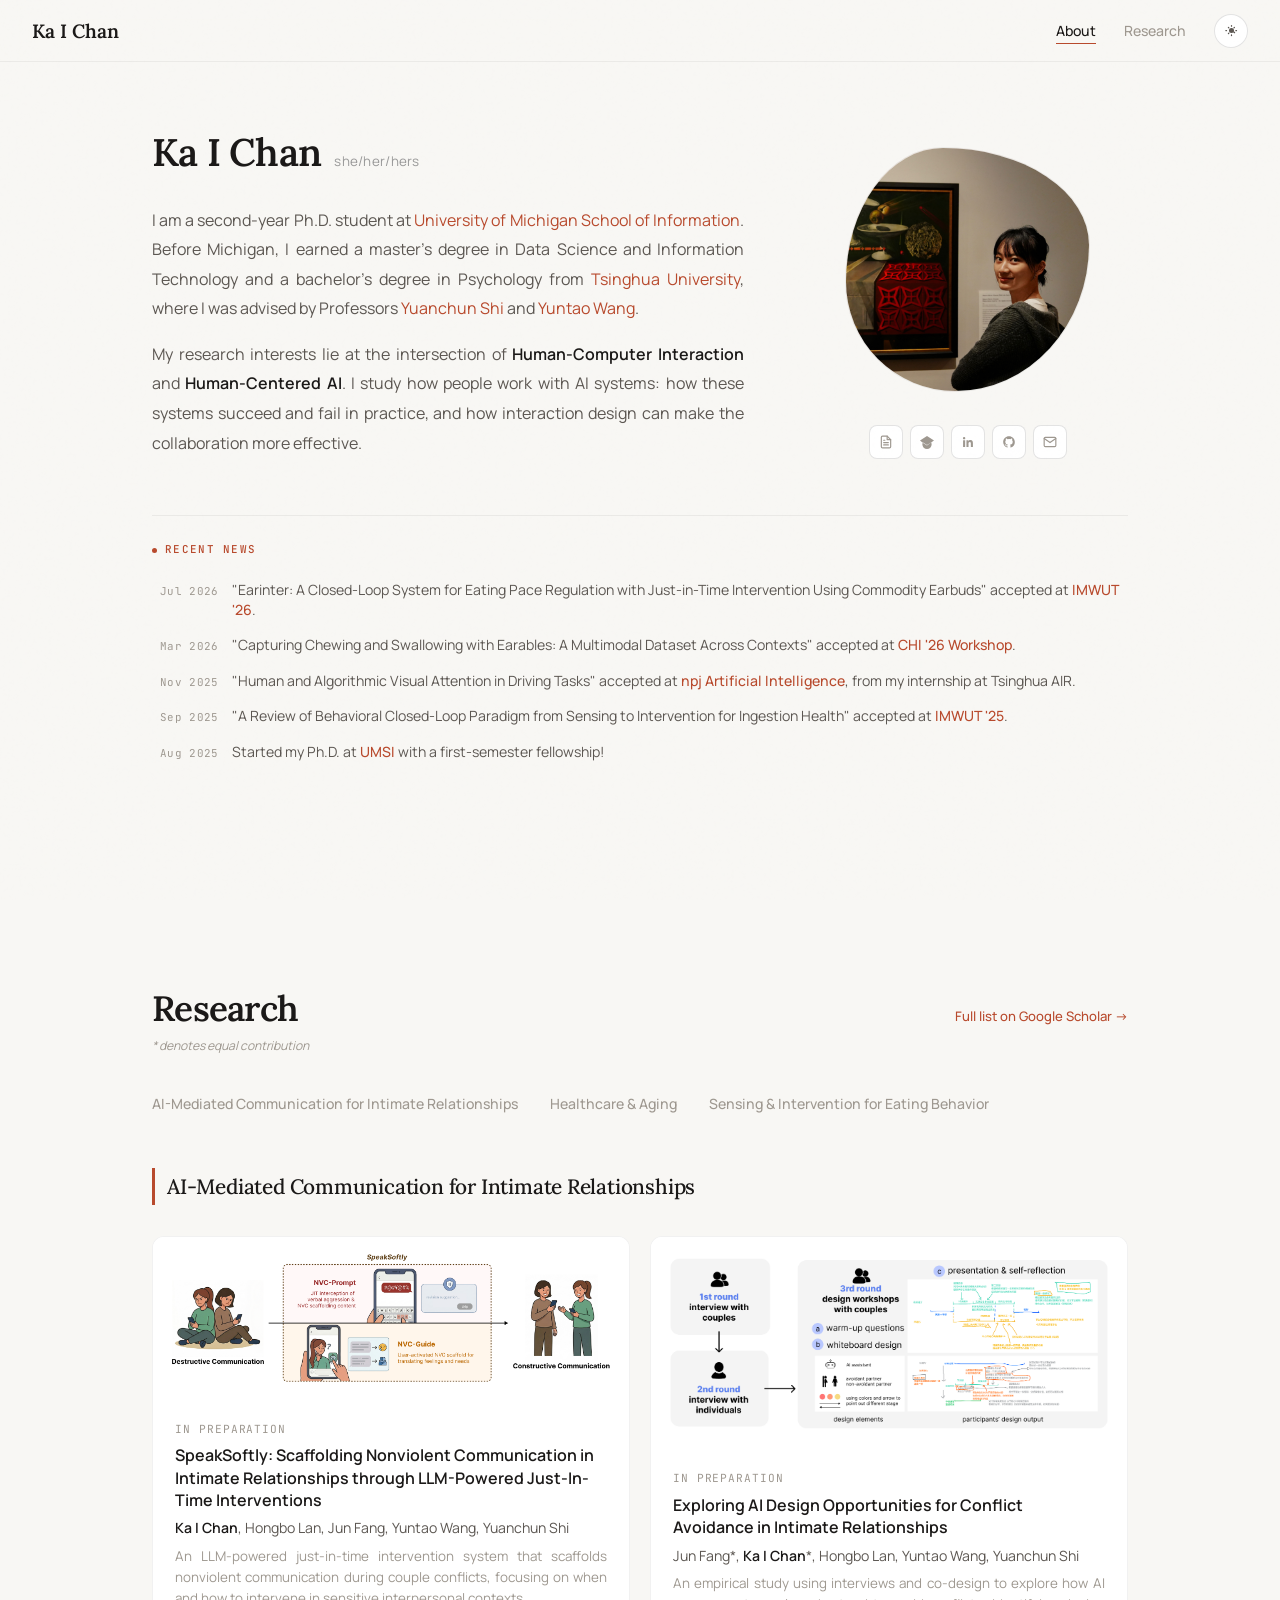
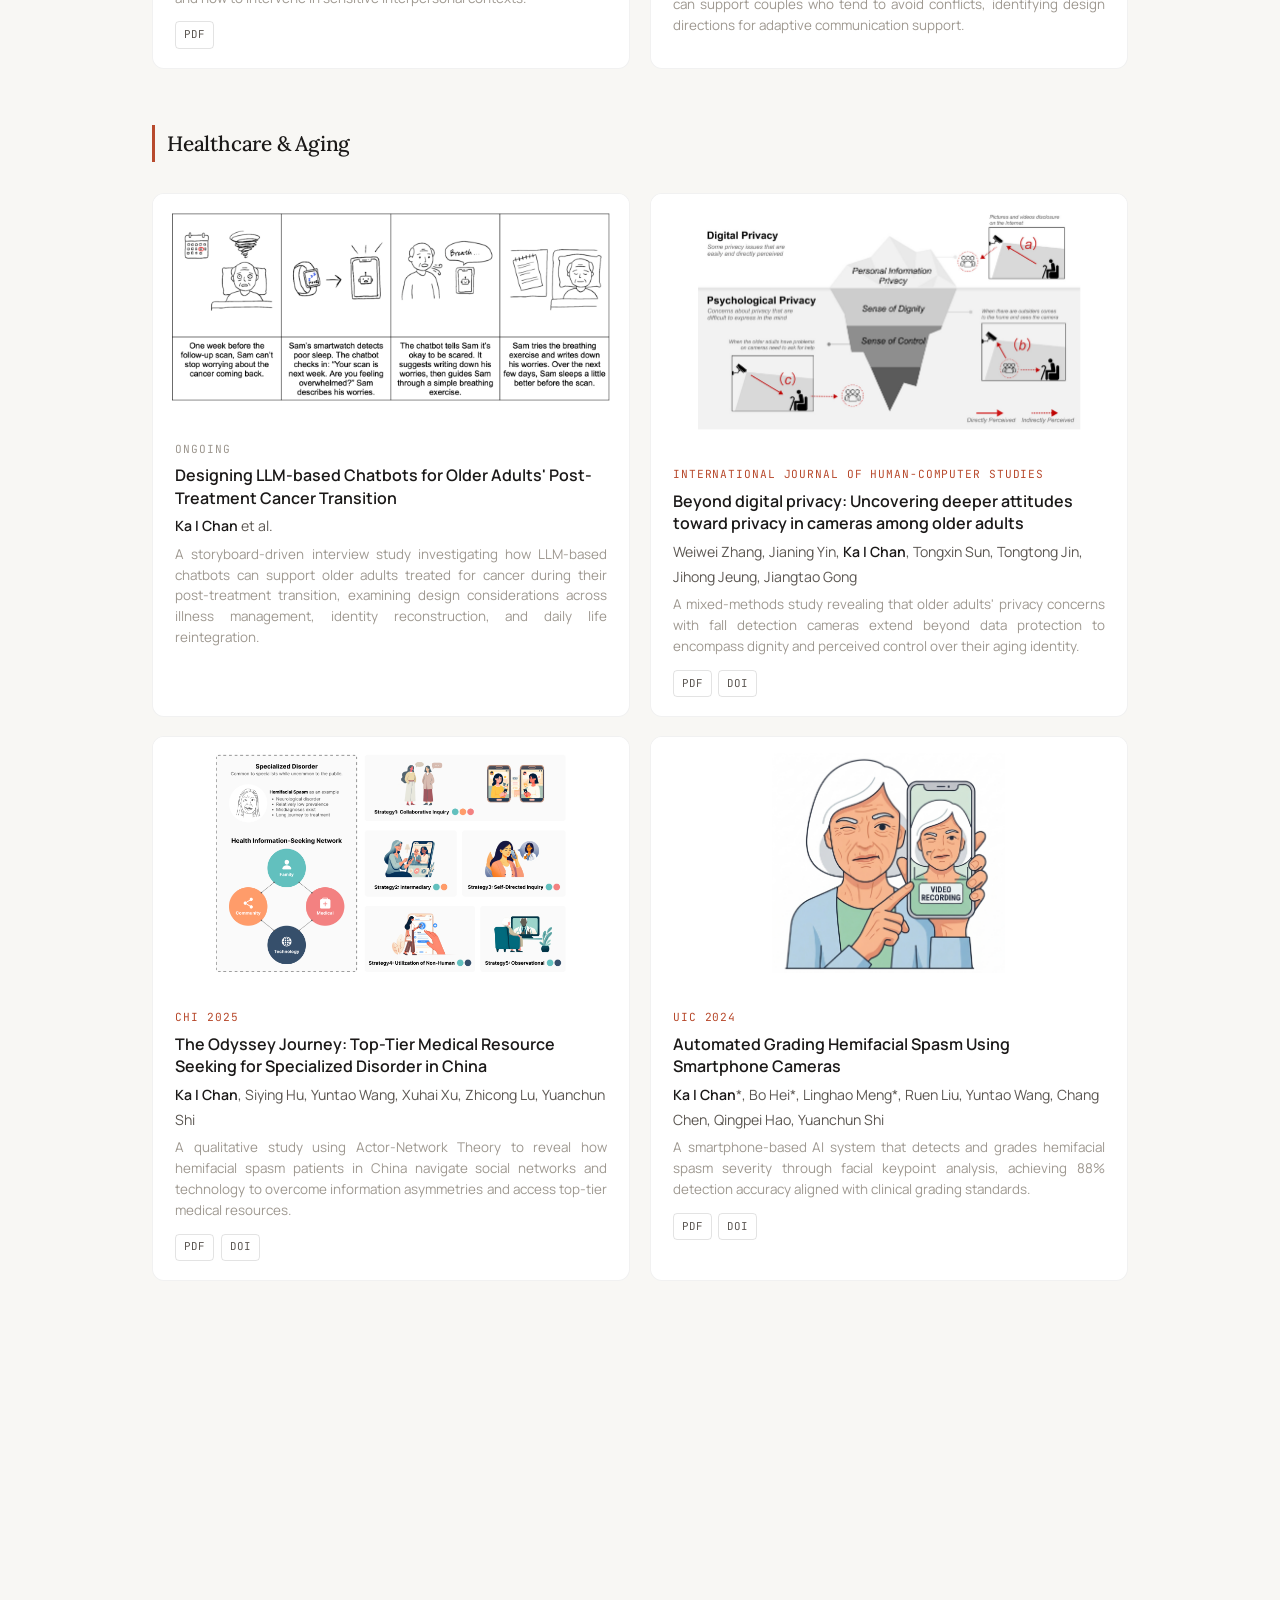
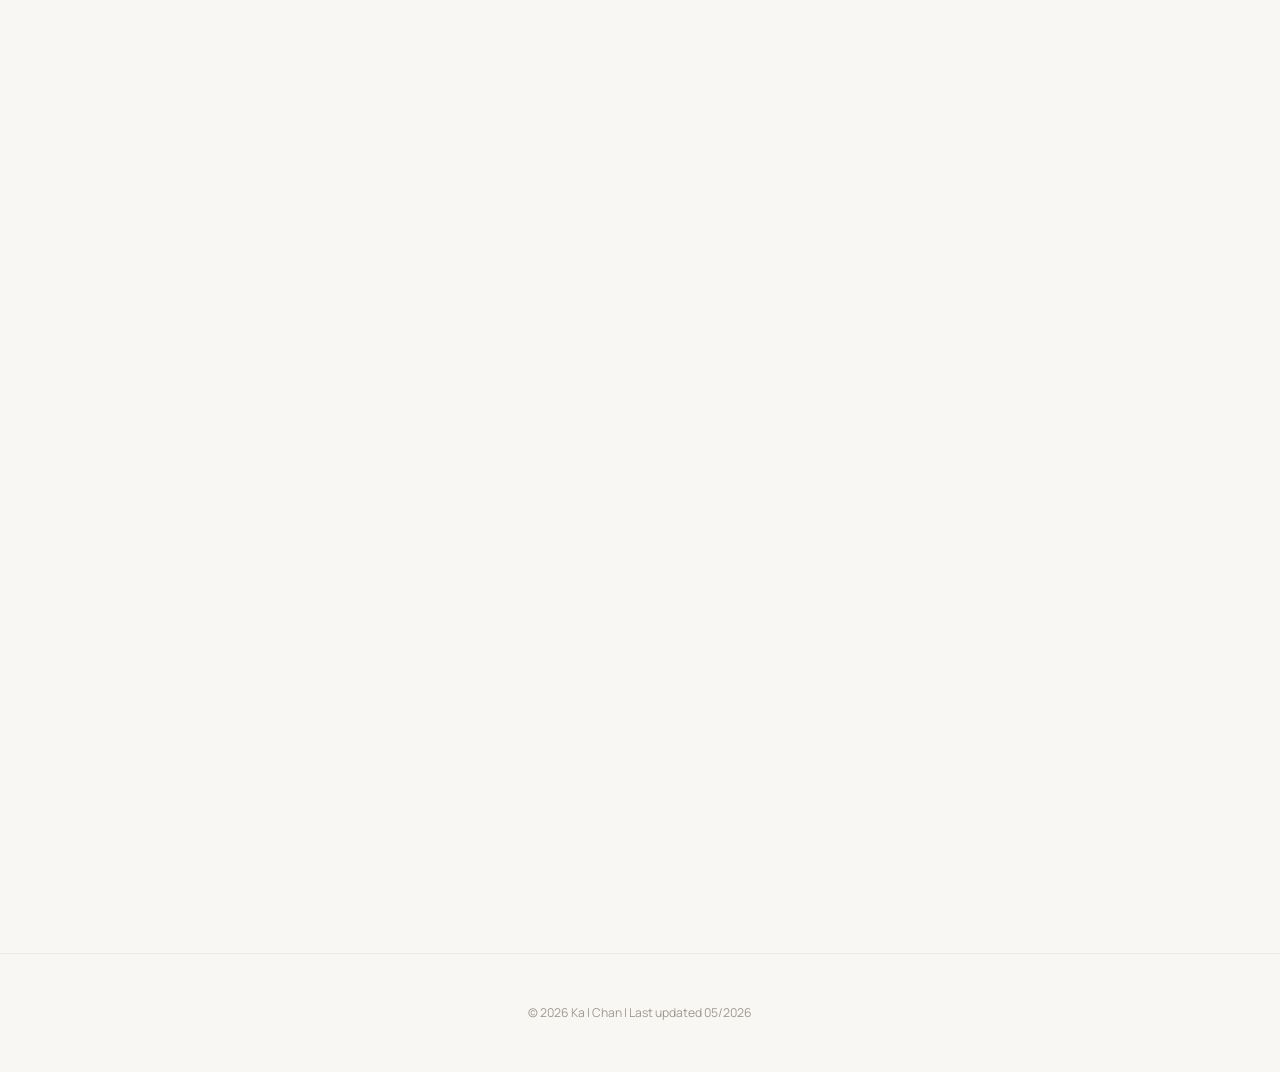
<file: index.html>
<!DOCTYPE html>
<html lang="en" data-theme="light">
<head>
  <meta charset="UTF-8">
  <meta name="viewport" content="width=device-width, initial-scale=1.0">
  <title>Ka I Chan | HCI Researcher</title>
  <link rel="icon" href="assets/images/favicon_180.png" type="image/png"

  <!-- Fonts -->
  <link rel="preconnect" href="https://fonts.googleapis.com">
  <link href="https://fonts.googleapis.com/css2?family=Lora:ital,wght@0,500;0,600;1,500&family=Manrope:wght@400;500;600;700&family=JetBrains+Mono:wght@400;500&display=swap" rel="stylesheet">

  <!-- Styles (edit each file separately) -->
  <link rel="stylesheet" href="css/variables.css">
  <link rel="stylesheet" href="css/base.css">
  <link rel="stylesheet" href="css/nav.css">
  <link rel="stylesheet" href="css/hero.css">
  <link rel="stylesheet" href="css/news.css">
  <link rel="stylesheet" href="css/publications.css">
  <link rel="stylesheet" href="css/animations.css">
</head>

<body>


<!-- ============================================================
     NAVIGATION
     Edit: logo text, nav links
     ============================================================ -->
<nav class="nav">
  <a href="#" class="nav-logo">Ka I Chan</a>
  <ul class="nav-links">
    <li><a href="#about" class="active">About</a></li>
    <li><a href="#publications">Research</a></li>
    <li>
      <button class="theme-toggle" onclick="toggleTheme()" aria-label="Toggle theme">
        <svg class="icon-sun" viewBox="0 0 24 24"><path d="M12 3a1 1 0 0 1 1 1v1a1 1 0 1 1-2 0V4a1 1 0 0 1 1-1zm0 15a1 1 0 0 1 1 1v1a1 1 0 1 1-2 0v-1a1 1 0 0 1 1-1zm9-6a1 1 0 0 1-1 1h-1a1 1 0 1 1 0-2h1a1 1 0 0 1 1 1zM5 12a1 1 0 0 1-1 1H3a1 1 0 1 1 0-2h1a1 1 0 0 1 1 1zm12.36-5.64a1 1 0 0 1 0 1.41l-.7.71a1 1 0 1 1-1.42-1.42l.71-.7a1 1 0 0 1 1.41 0zM8.46 15.54a1 1 0 0 1 0 1.41l-.7.71a1 1 0 1 1-1.42-1.42l.71-.7a1 1 0 0 1 1.41 0zm9.18.7a1 1 0 0 1-1.41 0l-.71-.7a1 1 0 1 1 1.42-1.42l.7.71a1 1 0 0 1 0 1.41zM8.46 8.46a1 1 0 0 1-1.41 0l-.71-.7a1 1 0 0 1 1.42-1.42l.7.71a1 1 0 0 1 0 1.41zM12 8a4 4 0 1 0 0 8 4 4 0 0 0 0-8z"/></svg>
        <svg class="icon-moon" viewBox="0 0 24 24"><path d="M21.75 15.5a9.5 9.5 0 0 1-11.25-11.25A9.5 9.5 0 1 0 21.75 15.5z"/></svg>
      </button>
    </li>
  </ul>
</nav>


<!-- ============================================================
     HERO / ABOUT
     Edit: name, role, bio paragraphs, avatar, icon links
     ============================================================ -->
<section class="hero" id="about">
  <div class="container">
    <div class="hero-main">

      <!-- Left: Bio -->
      <div class="hero-text">
        <h1 class="hero-name">Ka I Chan <span class="hero-pronouns">she/her/hers</span></h1>
        <!-- <p class="hero-role">Ph.D. Student <span>@ University of Michigan</span></p> -->
        <div class="hero-bio">
          <p>
            I am a second-year Ph.D. student at <a href="https://www.si.umich.edu/" target="_blank">University of Michigan School of Information</a>.
            Before Michigan, I earned a master's degree in Data Science and Information Technology and a bachelor's degree in Psychology from <a href="https://www.tsinghua.edu.cn/en/index.htm" target="_blank">Tsinghua University</a>, 
            where I was advised by Professors <a href="https://scholar.google.com/citations?user=TZm3-pwAAAAJ&hl=en&oi=ao" target="_blank">Yuanchun Shi</a> and <a href="https://scholar.google.com/citations?user=kHpwoAUAAAAJ&hl=en" target="_blank">Yuntao Wang</a>. 
          </p>
          <p>
            My research interests lie at the intersection of <strong>Human-Computer Interaction</strong> and <strong>Human-Centered AI</strong>.
            I study how people work with AI systems: how these systems succeed and fail in practice, and how interaction design can make the collaboration more effective. 
          </p>
        </div>
      </div>

      <!-- Right: Avatar + Icons -->
      <div class="hero-right">
        <div class="blob-wrap">
          <div class="blob-dots"><span></span><span></span><span></span><span></span><span></span><span></span><span></span><span></span><span></span><span></span><span></span><span></span><span></span><span></span><span></span><span></span><span></span><span></span><span></span><span></span><span></span><span></span><span></span><span></span><span></span><span></span><span></span><span></span><span></span><span></span><span></span><span></span><span></span><span></span><span></span><span></span><span></span><span></span><span></span><span></span><span></span><span></span><span></span><span></span><span></span><span></span><span></span><span></span><span></span><span></span><span></span><span></span><span></span><span></span><span></span><span></span><span></span><span></span><span></span><span></span><span></span><span></span><span></span><span></span><span></span><span></span><span></span><span></span><span></span><span></span><span></span><span></span><span></span><span></span><span></span><span></span><span></span><span></span><span></span><span></span><span></span><span></span><span></span></div>
          <div class="blob-shape">
            <img src="assets/images/IMG_7645.JPG" alt="Ka I Chan" style="width:100%;height:100%;object-fit:cover;">
          </div>
        </div>
        <div class="icon-links">
          <!-- CV -->
          <a href="assets/KaI_CV.pdf" target="_blank" class="icon-link" title="CV">
            <svg viewBox="0 0 24 24" fill="none" stroke="currentColor" stroke-width="2" stroke-linecap="round" stroke-linejoin="round"><path d="M14 2H6a2 2 0 0 0-2 2v16a2 2 0 0 0 2 2h12a2 2 0 0 0 2-2V8z"/><polyline points="14 2 14 8 20 8"/><line x1="16" y1="13" x2="8" y2="13"/><line x1="16" y1="17" x2="8" y2="17"/><polyline points="10 9 9 9 8 9"/></svg>
          </a>
          <!-- Google Scholar -->
          <a href="https://scholar.google.com/citations?user=ZLUo7tkAAAAJ&hl=en&authuser=1" target="_blank" class="icon-link" title="Scholar">
            <svg viewBox="0 0 24 24" fill="currentColor"><path d="M5.242 13.769L0 9.5l12-8 12 8-4.97 3.43-.03.022-7 4.857L5.242 13.77zm13.516-.892L12 17.023l-6.758-4.146-.483-.292L4 16a8 8 0 0 0 16 0l-.758-3.416-.484.293z"/></svg>
          </a>
          <!-- LinkedIn -->
          <a href="https://www.linkedin.com/in/ka-i-chan-655947207/" target="_blank" class="icon-link" title="LinkedIn">
            <svg viewBox="0 0 24 24" fill="currentColor"><path d="M20.447 20.452h-3.554v-5.569c0-1.328-.027-3.037-1.852-3.037-1.853 0-2.136 1.445-2.136 2.939v5.667H9.351V9h3.414v1.561h.046c.477-.9 1.637-1.85 3.37-1.85 3.601 0 4.267 2.37 4.267 5.455v6.286zM5.337 7.433a2.062 2.062 0 0 1-2.063-2.065 2.064 2.064 0 1 1 2.063 2.065zm1.782 13.019H3.555V9h3.564v11.452z"/></svg>
          </a>
          <!-- GitHub -->
          <a href="https://github.com/Ka-I-Chan" target="_blank" class="icon-link" title="GitHub">
            <svg viewBox="0 0 24 24" fill="currentColor"><path d="M12 2C6.477 2 2 6.484 2 12.017c0 4.425 2.865 8.18 6.839 9.504.5.092.682-.217.682-.483 0-.237-.008-.868-.013-1.703-2.782.605-3.369-1.343-3.369-1.343-.454-1.158-1.11-1.466-1.11-1.466-.908-.62.069-.608.069-.608 1.003.07 1.531 1.032 1.531 1.032.892 1.53 2.341 1.088 2.91.832.092-.647.35-1.088.636-1.338-2.22-.253-4.555-1.113-4.555-4.951 0-1.093.39-1.988 1.029-2.688-.103-.253-.446-1.272.098-2.65 0 0 .84-.27 2.75 1.026A9.564 9.564 0 0 1 12 6.844c.85.004 1.705.115 2.504.337 1.909-1.296 2.747-1.027 2.747-1.027.546 1.379.202 2.398.1 2.651.64.7 1.028 1.595 1.028 2.688 0 3.848-2.339 4.695-4.566 4.943.359.309.678.92.678 1.855 0 1.338-.012 2.419-.012 2.747 0 .268.18.58.688.482A10.019 10.019 0 0 0 22 12.017C22 6.484 17.522 2 12 2z"/></svg>
          </a>
          <!-- Email -->
          <a href="mailto:chankai@umich.edu" class="icon-link" title="Email">
            <svg viewBox="0 0 24 24" fill="none" stroke="currentColor" stroke-width="2" stroke-linecap="round" stroke-linejoin="round"><path d="M4 4h16c1.1 0 2 .9 2 2v12c0 1.1-.9 2-2 2H4c-1.1 0-2-.9-2-2V6c0-1.1.9-2 2-2z"/><polyline points="22,6 12,13 2,6"/></svg>
          </a>
        </div>
      </div>

    </div>


    <!-- ========================================================
         NEWS
         Edit: add/remove rows, change dates and text
         ======================================================== -->
    <div class="news-strip">
      <div class="news-strip-header">
        <div class="news-strip-dot"></div>
        <span class="news-strip-label">Recent News</span>
      </div>
      <div class="news-ticker" id="newsTicker">
        <div class="news-row"><span class="news-date">Jul 2026</span><span class="news-text">"Earinter: A Closed-Loop System for Eating Pace Regulation with Just-in-Time Intervention Using Commodity Earbuds" accepted at <span class="news-highlight">IMWUT '26</span>.</span></div>
        <div class="news-row"><span class="news-date">Mar 2026</span><span class="news-text">"Capturing Chewing and Swallowing with Earables: A Multimodal Dataset Across Contexts" accepted at <span class="news-highlight">CHI '26 Workshop</span>.</span></div>
        <div class="news-row"><span class="news-date">Nov 2025</span><span class="news-text">"Human and Algorithmic Visual Attention in Driving Tasks" accepted at <span class="news-highlight">npj Artificial Intelligence</span>, from my internship at Tsinghua AIR.</span></div>
        <div class="news-row"><span class="news-date">Sep 2025</span><span class="news-text">"A Review of Behavioral Closed-Loop Paradigm from Sensing to Intervention for Ingestion Health" accepted at <span class="news-highlight">IMWUT '25</span>.</span></div>
        <div class="news-row"><span class="news-date">Aug 2025</span><span class="news-text">Started my Ph.D. at <span class="news-highlight">UMSI</span> with a first-semester fellowship!</span></div>
      </div>
    </div>

  </div>
</section>


<!-- ============================================================
     PUBLICATIONS
     Edit: add/remove articles in both Selected and All tabs
     ============================================================ -->
<section id="publications">
  <div class="container">

    <div class="pub-header-row reveal">
      <div>
        <h2 class="pub-title">Research</h2>
        <span class="pub-equal">* denotes equal contribution</span>
      </div>
      <a href="https://scholar.google.com/citations?user=ZLUo7tkAAAAJ&hl=en&authuser=1" target="_blank" class="pub-scholar-link">
        Full list on Google Scholar →
      </a>
    </div>

    <div class="research-themes reveal">
      <a href="#theme-communication">AI-Mediated Communication for Intimate Relationships</a>
      <a href="#theme-healthcare">Healthcare &amp; Aging</a>
      <a href="#theme-eating">Sensing &amp; Intervention for Eating Behavior</a>
    </div>


    <!-- ===== Theme 1: AI-Mediated Communication ===== -->
    <div id="theme-communication" class="pub-group active">
      <h3 class="reveal research-theme-title">AI-Mediated Communication for Intimate Relationships</h3>

      <article class="pub-item reveal">
        <div class="pub-image"><img src="assets/publications/Couples/1_SpeakSoftly.png"></div>
        <div class="pub-info">
          <div class="pub-venue pub-venue--ongoing">In Preparation</div>
          <div class="pub-title-text">SpeakSoftly: Scaffolding Nonviolent Communication in Intimate Relationships through LLM-Powered Just-In-Time Interventions</div>
          <div class="pub-authors"><strong>Ka I Chan</strong>, Hongbo Lan, Jun Fang, Yuntao Wang, Yuanchun Shi</div>
          <div class="pub-desc">An LLM-powered just-in-time intervention system that scaffolds nonviolent communication during couple conflicts, focusing on when and how to intervene in sensitive interpersonal contexts.</div>
          <div class="pub-links">
            <a href="assets/publications/Couples/1_SpeakSoftly.pdf" target="_blank" class="pub-link">PDF</a>
          </div>
        </div>
      </article>

      <article class="pub-item reveal">
        <div class="pub-image"><img src="assets/publications/Couples/2_Avoidance.png"></div>
        <div class="pub-info">
          <div class="pub-venue pub-venue--ongoing">In Preparation</div>
          <div class="pub-title-text">Exploring AI Design Opportunities for Conflict Avoidance in Intimate Relationships</div>
          <div class="pub-authors">Jun Fang*, <strong>Ka I Chan</strong>*, Hongbo Lan, Yuntao Wang, Yuanchun Shi</div>
          <div class="pub-desc">An empirical study using interviews and co-design to explore how AI can support couples who tend to avoid conflicts, identifying design directions for adaptive communication support.</div>
        </div>
      </article>
    </div>


    <!-- ===== Theme 2: Healthcare & Aging ===== -->
    <div id="theme-healthcare" class="pub-group active">
      <h3 class="reveal research-theme-title">Healthcare &amp; Aging</h3>

      <article class="pub-item reveal">
        <div class="pub-image"><img src="assets/publications/OATC/OATC.png"></div>
        <div class="pub-info">
          <div class="pub-venue pub-venue--ongoing">Ongoing</div>
          <div class="pub-title-text">Designing LLM-based Chatbots for Older Adults' Post-Treatment Cancer Transition</div>
          <div class="pub-authors"><strong>Ka I Chan</strong> et al.</div>
          <div class="pub-desc">A storyboard-driven interview study investigating how LLM-based chatbots can support older adults treated for cancer during their post-treatment transition, examining design considerations across illness management, identity reconstruction, and daily life reintegration. </div>
        </div>
      </article>

      <article class="pub-item reveal">
        <div class="pub-image"><img src="assets/publications/BeyondDigitalPrivacy_IJHCS24/findings.png"></div>
        <div class="pub-info">
          <div class="pub-venue">International Journal of Human-Computer Studies</div>
          <div class="pub-title-text">Beyond digital privacy: Uncovering deeper attitudes toward privacy in cameras among older adults</div>
          <div class="pub-authors">Weiwei Zhang, Jianing Yin, <strong>Ka I Chan</strong>, Tongxin Sun, Tongtong Jin, Jihong Jeung, Jiangtao Gong</div>
          <div class="pub-desc">A mixed-methods study revealing that older adults' privacy concerns with fall detection cameras extend beyond data protection to encompass dignity and perceived control over their aging identity.</div>
          <div class="pub-links">
            <a href="assets/publications/BeyondDigitalPrivacy_IJHCS24/BeyondDigitalPrivacy_IJHCS24.pdf" target="_blank" class="pub-link">PDF</a>
            <a href="https://doi.org/10.1016/j.ijhcs.2024.103345" target="_blank" class="pub-link">DOI</a>
          </div>
        </div>
      </article>

      <article class="pub-item reveal">
        <div class="pub-image"><img src="assets/publications/HFS/1_OdysseyJourney.png"></div>
        <div class="pub-info">
          <div class="pub-venue">CHI 2025</div>
          <div class="pub-title-text">The Odyssey Journey: Top-Tier Medical Resource Seeking for Specialized Disorder in China</div>
          <div class="pub-authors"><strong>Ka I Chan</strong>, Siying Hu, Yuntao Wang, Xuhai Xu, Zhicong Lu, Yuanchun Shi</div>
          <div class="pub-desc">A qualitative study using Actor-Network Theory to reveal how hemifacial spasm patients in China navigate social networks and technology to overcome information asymmetries and access top-tier medical resources.</div>
          <div class="pub-links">
            <a href="assets/publications/HFS/1_OdysseyJourney.pdf" target="_blank" class="pub-link">PDF</a>
            <a href="https://doi.org/10.1145/3706598.3713315" target="_blank" class="pub-link">DOI</a>
          </div>
        </div>
      </article>

      <article class="pub-item reveal">
        <div class="pub-image"><img src="assets/publications/HFS/2_AutomatedGrading.png"></div>
        <div class="pub-info">
          <div class="pub-venue">UIC 2024</div>
          <div class="pub-title-text">Automated Grading Hemifacial Spasm Using Smartphone Cameras</div>
          <div class="pub-authors"><strong>Ka I Chan</strong>*, Bo Hei*, Linghao Meng*, Ruen Liu, Yuntao Wang, Chang Chen, Qingpei Hao, Yuanchun Shi</div>
          <div class="pub-desc">A smartphone-based AI system that detects and grades hemifacial spasm severity through facial keypoint analysis, achieving 88% detection accuracy aligned with clinical grading standards.</div>
          <div class="pub-links">
            <a href="assets/publications/HFS/2_AutomatedGrading.pdf" target="_blank" class="pub-link">PDF</a>
            <a href="https://doi.org/10.1109/SWC62898.2024.00070" target="_blank" class="pub-link">DOI</a>
          </div>
        </div>
      </article>
    </div>


    <!-- ===== Theme 3: Sensing & Intervention for Eating Behavior ===== -->
    <div id="theme-eating" class="pub-group active">
      <h3 class="reveal research-theme-title">Sensing &amp; Intervention for Eating Behavior</h3>

      <article class="pub-item reveal">
        <div class="pub-image"><img src="assets/publications/EatingInter/3_Earinter.png"></div>
        <div class="pub-info">
          <div class="pub-venue">IMWUT 2026</div>
          <div class="pub-title-text">Earinter: A Closed-Loop System for Eating Pace Regulation with Just-in-Time Intervention</div>
          <div class="pub-authors">Jun Fang*, <strong>Ka I Chan</strong>*, Xiyuxing Zhang*, Yuntao Wang, Mingze Gao, Leyi Peng, Jiajin Li, Zihang Zhan, Zhixin Zhao, Yuanchun Shi</div>
          <div class="pub-desc">A system that uses commodity earbuds' bone-conduction sensing to detect chewing and swallowing, and deliver theory-grounded just-in-time interventions for healthier eating pace.</div>
          <div class="pub-links">
            <a href="assets/publications/EatingInter/3_Earinter.pdf" target="_blank" class="pub-link">PDF</a>
          </div>
        </div>
      </article>

      <article class="pub-item reveal">
        <div class="pub-image"><img src="assets/publications/EatingInter/1_Review.png"></div>
        <div class="pub-info">
          <div class="pub-venue">IMWUT 2025</div>
          <div class="pub-title-text">A Review of Behavioral Closed-Loop Paradigm from Sensing to Intervention for Ingestion Health</div>
          <div class="pub-authors">Jun Fang*, Yanuo Zhou*, <strong>Ka I Chan</strong>, Jiajin Li, Zeyi Sun, Zhengnan Li, Zicong Fu, Hongjing Piao, Haodong Xu, Yuntao Wang, Yuanchun Shi</div>
          <div class="pub-desc">A systematic review of 136 studies proposing a behavioral closed-loop paradigm that integrates sensing, reasoning, and intervention for adaptive ingestion health systems.</div>
          <div class="pub-links">
            <a href="assets/publications/EatingInter/1_Review.pdf" target="_blank" class="pub-link">PDF</a>
            <a href="https://doi.org/10.1145/3770668" target="_blank" class="pub-link">DOI</a>
          </div>
        </div>
      </article>

      <article class="pub-item reveal">
        <div class="pub-image"><img src="assets/publications/EatingInter/2_Dataset.png"></div>
        <div class="pub-info">
          <div class="pub-venue">CHI 2026 Workshop</div>
          <div class="pub-title-text">Capturing Chewing and Swallowing with Earables: A Multimodal Dataset Across Contexts</div>
          <div class="pub-authors">Jun Fang*, <strong>Ka I Chan</strong>*, Xiyuxing Zhang*, Yuntao Wang, Zihang Zhan, Zhixin Zhao, Yuanchun Shi</div>
          <div class="pub-desc">A multimodal dataset capturing chewing and swallowing events using commodity earables across noisy and quiet eating environments.</div>
          <div class="pub-links">
            <a href="assets/publications/EatingInter/2_Dataset.pdf" target="_blank" class="pub-link">PDF</a>
          </div>
        </div>
      </article>
    </div>





    <!-- All Publications (compact rows) -->
    <div class="pub-group pub-group-compact" id="pub-all">

      <!-- <article class="pub-cr reveal">
        <span class="pub-cv">CHI '26</span>
        <div class="pub-cb">
          <div class="pub-ct">Rethinking Adaptive Interfaces: A Framework for Context-Aware UI Generation <span class="pub-award">Best Paper</span></div>
          <div class="pub-ca"><strong>A. Chen</strong>, B. Kumar, C. Zhang, D. Williams</div>
          <div class="pub-cl"><a href="#" class="pub-link">PDF</a><a href="#" class="pub-link">DOI</a></div>
        </div>
      </article> -->

    </div>

  </div>
</section>


<!-- ============================================================
     FOOTER
     ============================================================ -->
<footer>
  <div class="container">
    <p class="footer-copy">&copy; 2026 Ka I Chan | Last updated 05/2026</p>
  </div>
</footer>


<!-- Scripts -->
<script src="js/main.js"></script>

<!-- Google Analytics -->
<script async src="https://www.googletagmanager.com/gtag/js?id=G-GQG84FSDE6"></script>
<script>
  window.dataLayer = window.dataLayer || [];
  function gtag(){dataLayer.push(arguments);}
  gtag('js', new Date());

  gtag('config', 'G-GQG84FSDE6');
</script>

<!-- Microsoft Clarity -->
<script type="text/javascript">
  (function(c,l,a,r,i,t,y){
      c[a]=c[a]||function(){(c[a].q=c[a].q||[]).push(arguments)};
      t=l.createElement(r);t.async=1;t.src="https://www.clarity.ms/tag/"+i;
      y=l.getElementsByTagName(r)[0];y.parentNode.insertBefore(t,y);
  })(window, document, "clarity", "script", "w73gc9dmmq");
</script>

</body>
</html>
</file>
<file: css/variables.css>
/* =============================================
   THEME & VARIABLES
   Edit colors, fonts, and spacing here.
   ============================================= */

:root {
  /* Fonts — change these to swap typefaces */
  --font-display: 'Lora', serif;
  --font-body: 'Manrope', sans-serif;
  --font-mono: 'JetBrains Mono', monospace;

  /* Animation easings */
  --ease-out-expo: cubic-bezier(0.16, 1, 0.3, 1);
  --transition-base: 0.4s var(--ease-out-expo);
}

/* ---- Light Mode ---- */
[data-theme="light"] {
  --bg-primary: #F8F7F4;
  --bg-secondary: #EFEDE8;
  --bg-card: #FFFFFF;
  --text-primary: #1B1918;
  --text-secondary: #5C5752;
  --text-muted: #9E9890;
  --accent: #B84A2D;
  --accent-soft: rgba(184, 74, 45, 0.06);
  --accent-hover: #9B3B20;
  --border: rgba(27, 25, 24, 0.06);
  --border-strong: rgba(27, 25, 24, 0.12);
  --shadow-md: 0 4px 24px rgba(27, 25, 24, 0.05);
  --shadow-sm: 0 1px 4px rgba(27, 25, 24, 0.03);
  --noise-opacity: 0.22;
  --tag-bg: rgba(184, 74, 45, 0.06);
  --tag-text: #B84A2D;
  --highlight: rgba(184, 74, 45, 0.08);
  --img-placeholder: #ECEAE5;
}

/* ---- Dark Mode ---- */
[data-theme="dark"] {
  --bg-primary: #101010;
  --bg-secondary: #1A1918;
  --bg-card: #1E1D1C;
  --text-primary: #ECE9E4;
  --text-secondary: #B8B3AB;
  --text-muted: #8A847D;
  --accent: #DF7B58;
  --accent-soft: rgba(223, 123, 88, 0.07);
  --accent-hover: #EE9574;
  --border: rgba(236, 233, 228, 0.07);
  --border-strong: rgba(236, 233, 228, 0.14);
  --shadow-md: 0 4px 24px rgba(0, 0, 0, 0.28);
  --shadow-sm: 0 1px 4px rgba(0, 0, 0, 0.2);
  --noise-opacity: 0.1;
  --tag-bg: rgba(223, 123, 88, 0.08);
  --tag-text: #DF7B58;
  --highlight: rgba(223, 123, 88, 0.1);
  --img-placeholder: #252423;
}
</file>
<file: css/base.css>
/* =============================================
   BASE RESET & GLOBAL STYLES
   ============================================= */

*, *::before, *::after { margin: 0; padding: 0; box-sizing: border-box; }

html {
  scroll-behavior: smooth;
  scroll-padding-top: 72px;
  font-size: 16px;
}

body {
  font-family: var(--font-body);
  background: var(--bg-primary);
  color: var(--text-primary);
  line-height: 1.78;
  transition: background var(--transition-base), color var(--transition-base);
  overflow-x: hidden;
}

::selection {
  background: var(--highlight);
  color: var(--text-primary);
}

a {
  color: var(--accent);
  text-decoration: none;
  transition: color 0.2s;
}
a:hover { color: var(--accent-hover); }

/* Noise texture overlay */
body::before {
  content: '';
  position: fixed;
  inset: 0;
  background: url("data:image/svg+xml,%3Csvg viewBox='0 0 256 256' xmlns='http://www.w3.org/2000/svg'%3E%3Cfilter id='n'%3E%3CfeTurbulence type='fractalNoise' baseFrequency='0.85' numOctaves='4' stitchTiles='stitch'/%3E%3C/filter%3E%3Crect width='100%25' height='100%25' filter='url(%23n)' opacity='0.03'/%3E%3C/svg%3E");
  pointer-events: none;
  z-index: 9999;
  opacity: var(--noise-opacity);
}

.container {
  max-width: 1040px;
  margin: 0 auto;
  padding: 0 2rem;
}

section {
  padding: 5.5rem 0;
}

footer {
  padding: 3rem 0;
  border-top: 1px solid var(--border);
  text-align: center;
}

.footer-copy {
  font-size: 0.76rem;
  color: var(--text-muted);
}
</file>
<file: css/nav.css>
/* =============================================
   NAVIGATION
   ============================================= */

.nav {
  position: fixed;
  top: 0; left: 0; right: 0;
  z-index: 100;
  padding: 0.85rem 2rem;
  display: flex;
  justify-content: space-between;
  align-items: center;
  backdrop-filter: blur(20px);
  -webkit-backdrop-filter: blur(20px);
  background: color-mix(in srgb, var(--bg-primary) 84%, transparent);
  border-bottom: 1px solid var(--border);
  transition: background var(--transition-base);
}

.nav-logo {
  font-family: var(--font-display);
  font-size: 1.2rem;
  color: var(--text-primary);
  font-weight: 600;
}

.nav-links {
  display: flex;
  gap: 1.75rem;
  align-items: center;
  list-style: none;
}

.nav-links a {
  color: var(--text-muted);
  font-size: 0.88rem;
  font-weight: 500;
  position: relative;
  padding-bottom: 2px;
  transition: color 0.2s;
}

.nav-links a::after {
  content: '';
  position: absolute;
  bottom: -2px; left: 0;
  width: 0;
  height: 1.5px;
  background: var(--accent);
  transition: width 0.3s var(--ease-out-expo);
}

.nav-links a:hover { color: var(--text-primary); }
.nav-links a:hover::after { width: 100%; }
.nav-links a.active { color: var(--text-primary); }
.nav-links a.active::after { width: 100%; }

/* Theme toggle button */
.theme-toggle {
  width: 34px; height: 34px;
  border: 1px solid var(--border-strong);
  border-radius: 50%;
  background: var(--bg-card);
  cursor: pointer;
  display: grid;
  place-items: center;
  transition: all 0.3s var(--ease-out-expo);
  position: relative;
  overflow: hidden;
}

.theme-toggle:hover {
  border-color: var(--accent);
  transform: rotate(15deg);
}

.theme-toggle svg {
  width: 15px; height: 15px;
  fill: var(--text-secondary);
}

.icon-sun, .icon-moon {
  position: absolute;
  transition: all 0.4s var(--ease-out-expo);
}

[data-theme="light"] .icon-sun { opacity: 1; transform: rotate(0); }
[data-theme="light"] .icon-moon { opacity: 0; transform: rotate(-90deg) scale(0.5); }
[data-theme="dark"] .icon-sun { opacity: 0; transform: rotate(90deg) scale(0.5); }
[data-theme="dark"] .icon-moon { opacity: 1; transform: rotate(0); }
</file>
<file: css/hero.css>
/* =============================================
   HERO SECTION
   Bio, avatar blob, icon links
   ============================================= */

.hero {
  min-height: 100vh;
  display: flex;
  flex-direction: column;
  justify-content: center;
}

.hero-main {
  display: grid;
  grid-template-columns: 1.15fr 320px;
  gap: 4rem;
  align-items: center;
}

.hero-text { z-index: 2; }

.hero-name {
  font-family: var(--font-display);
  font-size: clamp(1.4rem, 4vw, 2.4rem);
  line-height: 1.12;
  letter-spacing: -0.02em;
  margin-bottom: 2rem;
  font-weight: 600;
}

.hero-pronouns {
  font-size: 0.35em;
  font-weight: 400;
  color: #999;
  vertical-align: baseline;
  margin-left: 0.3em;
  font-family: var(--font-body); 
  letter-spacing: 0.02em;
}

.hero-role {
  font-size: 1.05rem;
  color: var(--text-secondary);
  margin-bottom: 1.8rem;
}
.hero-role span { color: var(--accent); }

.hero-bio p {
  font-size: 1rem;
  color: var(--text-secondary);
  line-height: 1.85;
  margin-bottom: 1rem;
  text-align: justify;
}
.hero-bio p:last-child { margin-bottom: 0; }
.hero-bio strong { color: var(--text-primary); font-weight: 600; }

/* ---- Right column: blob + icons ---- */

.hero-right {
  display: flex;
  flex-direction: column;
  align-items: center;
  gap: 1rem;
}

/* Blob avatar */
.blob-wrap {
  position: relative;
  width: 280px; height: 280px;
  display: flex;
  justify-content: center;
  align-items: center;
}

.blob-dots {
  position: absolute;
  top: 50%; left: 50%;
  transform: translate(-50%, -50%);
  display: grid;
  grid-template-columns: repeat(9, 1fr);
  gap: 14px;
  opacity: 0.1;
}
.blob-dots span {
  width: 2.5px; height: 2.5px;
  border-radius: 50%;
  background: var(--text-primary);
}

.blob-shape {
  width: 245px; height: 245px;
  border-radius: 40% 60% 55% 45% / 55% 40% 60% 45%;
  background: linear-gradient(135deg, var(--accent-soft), transparent 60%);
  border: 1px solid var(--border);
  animation: morph 12s ease-in-out infinite;
  display: grid;
  place-items: center;
  overflow: hidden;
  position: relative;
  z-index: 1;
}

@keyframes morph {
  0%, 100% { border-radius: 40% 60% 55% 45% / 55% 40% 60% 45%; }
  25%      { border-radius: 55% 45% 40% 60% / 45% 55% 60% 40%; }
  50%      { border-radius: 45% 55% 60% 40% / 60% 45% 40% 55%; }
  75%      { border-radius: 60% 40% 45% 55% / 40% 60% 55% 45%; }
}

/* Icon links row */
.icon-links {
  display: flex;
  gap: 0.45rem;
  align-items: center;
  justify-content: center;
}

.icon-link {
  width: 34px; height: 34px;
  border-radius: 8px;
  border: 1px solid var(--border-strong);
  background: var(--bg-card);
  display: grid;
  place-items: center;
  transition: all 0.3s var(--ease-out-expo);
  color: var(--text-muted);
}

.icon-link:hover {
  border-color: var(--accent);
  color: var(--accent);
  transform: translateY(-2px);
  box-shadow: var(--shadow-sm);
}

.icon-link svg { width: 14px; height: 14px; }
</file>
<file: css/news.css>
/* =============================================
   NEWS STRIP
   Compact scrollable news list at hero bottom
   ============================================= */

.news-strip {
  margin-top: 3.5rem;
  padding-top: 1.5rem;
  border-top: 1px solid var(--border);
}

.news-strip-header {
  display: flex;
  align-items: center;
  gap: 0.5rem;
  margin-bottom: 0.8rem;
}

.news-strip-dot {
  width: 5px; height: 5px;
  border-radius: 50%;
  background: var(--accent);
  animation: pulse 2s ease-in-out infinite;
}

@keyframes pulse {
  0%, 100% { opacity: 0.5; transform: scale(1); }
  50%      { opacity: 1;   transform: scale(1.3); }
}

.news-strip-label {
  font-family: var(--font-mono);
  font-size: 0.68rem;
  color: var(--accent);
  letter-spacing: 0.12em;
  text-transform: uppercase;
  font-weight: 500;
}

.news-ticker {
  overflow-y: auto;
  scrollbar-width: thin;
  scrollbar-color: var(--border-strong) transparent;
}
.news-ticker::-webkit-scrollbar { width: 3px; }
.news-ticker::-webkit-scrollbar-track { background: transparent; }
.news-ticker::-webkit-scrollbar-thumb { background: var(--border-strong); border-radius: 3px; }

.news-row {
  display: flex;
  gap: 0.85rem;
  align-items: baseline;
  padding: 0.45rem 0.5rem;
}

.news-date {
  font-family: var(--font-mono);
  font-size: 0.68rem;
  color: var(--text-muted);
  letter-spacing: 0.03em;
  white-space: nowrap;
  min-width: 44px;
  flex-shrink: 0;
}

.news-text {
  font-size: 0.88rem;
  color: var(--text-secondary);
  line-height: 1.45;
}
.news-text strong { color: var(--text-primary); font-weight: 600; }
.news-highlight  { color: var(--accent); font-weight: 500; }
</file>
<file: css/publications.css>
/* =============================================
   PUBLICATIONS
   Tabs, selected (image cards), all (compact rows)
   ============================================= */

.pub-scholar-link {
  font-size: 0.82rem;
  font-weight: 500;
  color: var(--accent);
  white-space: nowrap;
}

.pub-header-row {
  display: flex;
  align-items: baseline;
  justify-content: space-between;
  flex-wrap: wrap;
  gap: 0.75rem;
  margin-bottom: 2rem;
}

.pub-title {
  font-family: var(--font-display);
  font-size: clamp(1.7rem, 2.8vw, 2.2rem);
  letter-spacing: -0.02em;
  line-height: 1.2;
  font-weight: 600;
}

.pub-controls {
  display: flex;
  align-items: center;
  gap: 0.85rem;
}

.pub-tabs {
  display: flex;
  gap: 0.2rem;
  background: var(--bg-secondary);
  border-radius: 7px;
  padding: 2px;
}

.pub-tab {
  font-family: var(--font-body);
  font-size: 0.84rem;
  font-weight: 500;
  padding: 0.38rem 0.95rem;
  border-radius: 5px;
  border: none;
  background: transparent;
  color: var(--text-muted);
  cursor: pointer;
  transition: all 0.25s var(--ease-out-expo);
}
.pub-tab.active {
  background: var(--bg-card);
  color: var(--text-primary);
  box-shadow: var(--shadow-sm);
}
.pub-tab:hover:not(.active) { color: var(--text-secondary); }

.pub-equal {
  font-size: 0.76rem;
  color: var(--text-muted);
  font-style: italic;
}

/* ---- Tab content ---- */

.pub-group { display: none; }
.pub-group.active { display: grid; grid-template-columns: repeat(2, 1fr); gap: 1.2rem; margin-bottom: 3.5rem; }
.pub-group.active > h3 { grid-column: 1 / -1; }
.pub-group-compact.active { display: flex; flex-direction: column; gap: 0.7rem; }

@media (max-width: 768px) {
  .pub-group.active { grid-template-columns: 1fr; }
}

/* ---- Selected: image + info cards ---- */

.pub-item {
  display: flex;
  flex-direction: column;
  background: var(--bg-card);
  border: 1px solid var(--border);
  border-radius: 12px;
  transition: all 0.35s var(--ease-out-expo);
  overflow: hidden;
}
.pub-item:hover {
  border-color: var(--border-strong);
  box-shadow: var(--shadow-md);
  transform: translateY(-2px);
}

/* Image on top of card, natural aspect ratio */
.pub-image {
  width: 100%;
  padding: 1rem;
  background: var(--img-placeholder);
  display: flex;
  align-items: center;
  justify-content: center;
  overflow: hidden;
  position: relative;
  background-color: #ffffff;
}
.pub-image.pub-image--placeholder {
  padding: 1.5rem;
  background: var(--bg-secondary);
}
.pub-image--placeholder span {
  font-size: 0.85rem;
  color: var(--text-muted);
  font-style: italic;
}
.pub-image::before {
  content: '';
  position: absolute;
  inset: 0;
  /* background: repeating-linear-gradient(45deg, transparent, transparent 8px, var(--border) 8px, var(--border) 9px); */
  opacity: 0.35;
}
.pub-image img {
  max-width: 100%;
  max-height: 220px;
  object-fit: contain;
  position: relative;
  z-index: 1;
}
.pub-image-label {
  position: relative; z-index: 1;
  font-family: var(--font-mono);
  font-size: 0.62rem;
  color: var(--text-muted);
  letter-spacing: 0.05em;
  text-transform: uppercase;
  background: var(--bg-card);
  padding: 0.12rem 0.4rem;
  border-radius: 3px;
}

.pub-info { padding: 1.2rem 1.4rem; }

.pub-venue {
  font-family: var(--font-mono);
  font-size: 0.7rem;
  color: var(--accent);
  letter-spacing: 0.08em;
  text-transform: uppercase;
  margin-bottom: 0.3rem;
}
.pub-venue--ongoing {
  color: var(--text-muted);
}

.pub-award {
  display: inline-block;
  font-family: var(--font-mono);
  font-size: 0.6rem;
  padding: 0.06rem 0.32rem;
  background: var(--tag-bg);
  color: var(--tag-text);
  border-radius: 3px;
  margin-left: 0.3rem;
  letter-spacing: 0.02em;
  vertical-align: middle;
}

.pub-title-text {
  font-weight: 600;
  font-size: 1rem;
  margin-bottom: 0.25rem;
  line-height: 1.4;
}

.pub-authors {
  font-size: 0.88rem;
  color: var(--text-secondary);
  margin-bottom: 0.35rem;
}
.pub-authors strong { color: var(--text-primary); font-weight: 600; }

.pub-desc {
  font-size: 0.84rem;
  color: var(--text-muted);
  line-height: 1.55;
  margin-bottom: 0.8rem;
  text-align: justify;
}

.pub-links { display: flex; gap: 0.4rem; flex-wrap: wrap; }

.pub-link {
  font-family: var(--font-mono);
  font-size: 0.68rem;
  padding: 0.18rem 0.5rem;
  border: 1px solid var(--border-strong);
  border-radius: 4px;
  color: var(--text-secondary);
  transition: all 0.2s;
}
.pub-link:hover {
  border-color: var(--accent);
  color: var(--accent);
  background: var(--accent-soft);
}

/* ---- All: compact rows ---- */

.pub-cr {
  display: flex;
  gap: 1rem;
  align-items: baseline;
  padding: 0.9rem 1.1rem;
  background: var(--bg-card);
  border: 1px solid var(--border);
  border-radius: 10px;
  transition: all 0.3s var(--ease-out-expo);
}
.pub-cr:hover {
  border-color: var(--border-strong);
  box-shadow: var(--shadow-sm);
  transform: translateY(-1px);
}

.pub-cv {
  font-family: var(--font-mono);
  font-size: 0.68rem;
  color: var(--accent);
  letter-spacing: 0.06em;
  text-transform: uppercase;
  white-space: nowrap;
  min-width: 90px;
  flex-shrink: 0;
}

.pub-cb { flex: 1; }

.pub-ct {
  font-weight: 600;
  font-size: 0.92rem;
  line-height: 1.35;
  margin-bottom: 0.15rem;
}

.pub-ca { font-size: 0.82rem; color: var(--text-secondary); }
.pub-ca strong { color: var(--text-primary); font-weight: 600; }

.pub-cl { display: flex; gap: 0.35rem; margin-top: 0.35rem; }

/* ---- Research theme headings ---- */

.research-themes {
  display: flex;
  gap: 2rem;
  flex-wrap: wrap;
  margin-bottom: 3rem;
}
.research-themes a {
  text-decoration: none;
  color: var(--text-muted);
  font-size: 0.88rem;
  font-weight: 500;
  padding-bottom: 0.2rem;
  border-bottom: 1.5px solid transparent;
  transition: all 0.2s;
}
.research-themes a:hover {
  color: var(--accent);
  border-bottom-color: var(--accent);
}

.research-theme-title {
  font-family: var(--font-display);
  font-size: 1.3rem;
  font-weight: 500;
  letter-spacing: -0.01em;
  color: var(--text-primary);
  margin-top: 0;
  margin-bottom: 0.75rem;
  padding-left: 0.75rem;
  border-left: 3px solid var(--accent);
}
</file>
<file: css/animations.css>
/* =============================================
   ANIMATIONS & RESPONSIVE
   ============================================= */

/* Scroll reveal */
.reveal {
  opacity: 0;
  transform: translateY(20px);
  transition: opacity 0.7s var(--ease-out-expo), transform 0.7s var(--ease-out-expo);
}
.reveal.visible {
  opacity: 1;
  transform: translateY(0);
}

/* Hero entrance */
.hero-text > * {
  opacity: 0;
  transform: translateY(18px);
  animation: fadeUp 0.8s var(--ease-out-expo) forwards;
}
.hero-text > *:nth-child(1) { animation-delay: 0.05s; }
.hero-text > *:nth-child(2) { animation-delay: 0.12s; }
.hero-text > *:nth-child(3) { animation-delay: 0.25s; }

.hero-right {
  opacity: 0;
  animation: fadeUp 1s var(--ease-out-expo) 0.3s forwards;
}

.news-strip {
  opacity: 0;
  animation: fadeUp 0.8s var(--ease-out-expo) 0.55s forwards;
}

@keyframes fadeUp {
  to { opacity: 1; transform: translateY(0); }
}

/* ---- Responsive ---- */

@media (max-width: 768px) {
  .nav { padding: 0.7rem 1.25rem; }
  .nav-links { gap: 1rem; }
  .container { padding: 0 1.25rem; }
  section { padding: 3.5rem 0; }

  .hero { min-height: auto; padding-top: 5rem; padding-bottom: 2rem; }
  .hero-main { grid-template-columns: 1fr; gap: 1.5rem; }

  /* Reorder: name first, then avatar, then bio */
  .hero-text { display: contents; }
  .hero-name { order: 1; }
  .hero-right { order: 2; }
  .hero-bio  { order: 3; }

  /* Bigger name & pronouns on mobile */
  .hero-name { font-size: clamp(1.7rem, 5vw, 2rem); margin-bottom: 0; }
  .hero-pronouns { font-size: 0.42em; }

  .blob-wrap { width: 180px; height: 180px; }
  .blob-shape { width: 160px; height: 160px; }
  .blob-dots { display: none; }
  .news-strip { margin-top: 2rem; }

  .pub-item { grid-template-columns: 1fr; }
  .pub-image { height: auto !important; min-height: auto; aspect-ratio: 4 / 3; }
  .pub-image img { transform: none !important; object-position: center !important; }
  .pub-cr { flex-direction: column; gap: 0.2rem; }
  .pub-header-row { flex-direction: column; gap: 0.75rem; }
}

@media (max-width: 480px) {
  .nav-links { gap: 0.6rem; }
}
</file>
